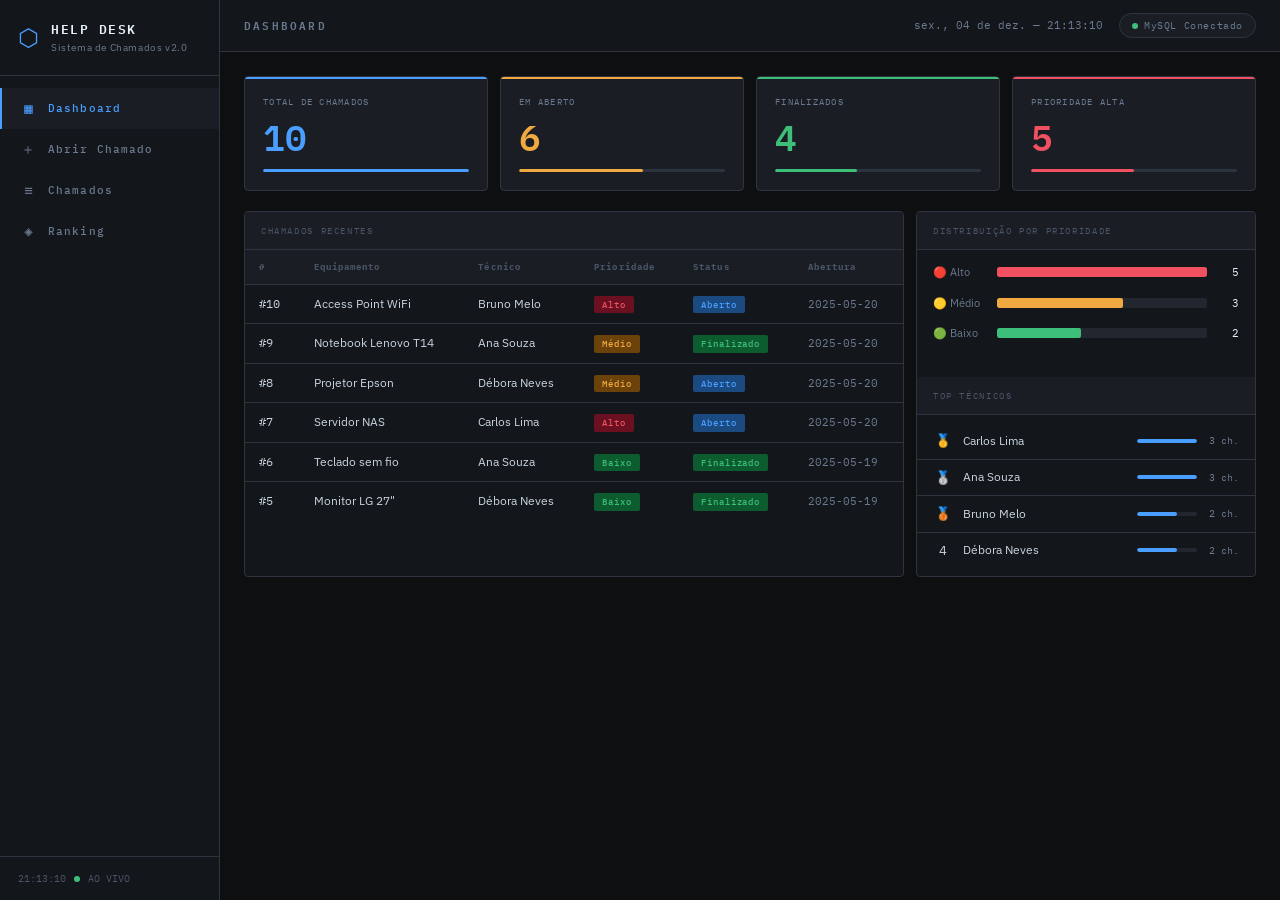
<file: History/2026-06-03_ATIVIDADES DO OUTRO LUCAS/Dashboard/Dashboard/index.html>
<!DOCTYPE html>
<html lang="pt-BR">
<head>
<meta charset="UTF-8"/>
<meta name="viewport" content="width=device-width,initial-scale=1"/>
<title>Help Desk — Sistema de Chamados</title>
<link rel="stylesheet" href="style.css"/>
<link rel="preconnect" href="https://fonts.googleapis.com"/>
<link href="https://fonts.googleapis.com/css2?family=IBM+Plex+Mono:wght@400;500;600&family=IBM+Plex+Sans:wght@300;400;500;600&display=swap" rel="stylesheet"/>
</head>
<body>

<!-- ═══════════════════ SIDEBAR ═══════════════════ -->
<aside class="sidebar">
  <div class="brand">
    <span class="brand-icon">⬡</span>
    <div>
      <div class="brand-name">HELP DESK</div>
      <div class="brand-sub">Sistema de Chamados v2.0</div>
    </div>
  </div>

  <nav class="nav">
    <a class="nav-item active" data-page="dashboard" onclick="showPage('dashboard')">
      <span class="nav-icon">▦</span> Dashboard
    </a>
    <a class="nav-item" data-page="abrir" onclick="showPage('abrir')">
      <span class="nav-icon">＋</span> Abrir Chamado
    </a>
    <a class="nav-item" data-page="chamados" onclick="showPage('chamados')">
      <span class="nav-icon">≡</span> Chamados
    </a>
    <a class="nav-item" data-page="ranking" onclick="showPage('ranking')">
      <span class="nav-icon">◈</span> Ranking
    </a>
  </nav>

  <div class="sidebar-footer">
    <span id="clock-side"></span>
    <span class="dot-live"></span> AO VIVO
  </div>
</aside>

<!-- ═══════════════════ MAIN ═══════════════════ -->
<main class="main">

  <!-- TOP BAR -->
  <header class="topbar">
    <div class="topbar-left">
      <span class="page-label" id="page-label">DASHBOARD</span>
    </div>
    <div class="topbar-right">
      <span id="clock-top"></span>
      <div class="status-pill">
        <span class="status-dot"></span> MySQL Conectado
      </div>
    </div>
  </header>

  <!-- ─── PAGE: DASHBOARD ─── -->
  <section class="page active" id="page-dashboard">
    <div class="metrics-grid">
      <div class="metric-card accent-blue">
        <div class="metric-label">TOTAL DE CHAMADOS</div>
        <div class="metric-value" id="m-total">—</div>
        <div class="metric-bar"><div class="metric-bar-fill" style="width:100%"></div></div>
      </div>
      <div class="metric-card accent-amber">
        <div class="metric-label">EM ABERTO</div>
        <div class="metric-value" id="m-open">—</div>
        <div class="metric-bar"><div id="bar-open" class="metric-bar-fill"></div></div>
      </div>
      <div class="metric-card accent-green">
        <div class="metric-label">FINALIZADOS</div>
        <div class="metric-value" id="m-done">—</div>
        <div class="metric-bar"><div id="bar-done" class="metric-bar-fill"></div></div>
      </div>
      <div class="metric-card accent-coral">
        <div class="metric-label">PRIORIDADE ALTA</div>
        <div class="metric-value" id="m-high">—</div>
        <div class="metric-bar"><div id="bar-high" class="metric-bar-fill"></div></div>
      </div>
    </div>

    <div class="dash-grid">
      <div class="panel">
        <div class="panel-head">CHAMADOS RECENTES</div>
        <table class="data-table">
          <thead><tr><th>#</th><th>Equipamento</th><th>Técnico</th><th>Prioridade</th><th>Status</th><th>Abertura</th></tr></thead>
          <tbody id="tbl-recent"></tbody>
        </table>
      </div>

      <div class="panel" style="min-width:0">
        <div class="panel-head">DISTRIBUIÇÃO POR PRIORIDADE</div>
        <div class="prio-chart" id="prio-chart"></div>

        <div class="panel-head" style="margin-top:1.5rem">TOP TÉCNICOS</div>
        <div id="rank-mini"></div>
      </div>
    </div>
  </section>

  <!-- ─── PAGE: ABRIR CHAMADO ─── -->
  <section class="page" id="page-abrir">
    <div class="form-wrap">
      <div class="panel">
        <div class="panel-head">NOVO CHAMADO</div>
        <form class="hd-form" onsubmit="abrirChamado(event)">
          <div class="field">
            <label>EQUIPAMENTO</label>
            <input type="text" id="f-equip" placeholder="Ex: Notebook Dell XPS 15" required/>
          </div>
          <div class="field">
            <label>PROBLEMA IDENTIFICADO</label>
            <textarea id="f-problema" rows="4" placeholder="Descreva o problema em detalhes..." required></textarea>
          </div>
          <div class="field-row">
            <div class="field">
              <label>PRIORIDADE</label>
              <select id="f-prio" required>
                <option value="">Selecione...</option>
                <option value="1">🔴 Alto</option>
                <option value="2">🟡 Médio</option>
                <option value="3">🟢 Baixo</option>
              </select>
            </div>
            <div class="field">
              <label>TÉCNICO RESPONSÁVEL</label>
              <input type="text" id="f-tec" placeholder="Nome completo" required/>
            </div>
          </div>
          <button type="submit" class="btn-primary">ABRIR CHAMADO →</button>
        </form>
      </div>

      <div class="panel" id="confirm-box" style="display:none">
        <div class="panel-head">CHAMADO REGISTRADO</div>
        <div class="confirm-content" id="confirm-content"></div>
      </div>
    </div>
  </section>

  <!-- ─── PAGE: CHAMADOS ─── -->
  <section class="page" id="page-chamados">
    <div class="filter-bar">
      <div class="filter-group">
        <label>STATUS</label>
        <select id="flt-status" onchange="renderChamados()">
          <option value="">Todos</option>
          <option value="Aberto">Aberto</option>
          <option value="Finalizado">Finalizado</option>
        </select>
      </div>
      <div class="filter-group">
        <label>PRIORIDADE</label>
        <select id="flt-prio" onchange="renderChamados()">
          <option value="">Todas</option>
          <option value="1">🔴 Alto</option>
          <option value="2">🟡 Médio</option>
          <option value="3">🟢 Baixo</option>
        </select>
      </div>
      <div class="filter-group" style="flex:1">
        <label>BUSCAR</label>
        <input type="text" id="flt-search" placeholder="Equipamento, técnico..." oninput="renderChamados()"/>
      </div>
    </div>

    <div class="panel">
      <table class="data-table full">
        <thead><tr>
          <th>#</th><th>Equipamento</th><th>Problema</th>
          <th>Técnico</th><th>Prioridade</th><th>Status</th>
          <th>Abertura</th><th>Fechamento</th><th></th>
        </tr></thead>
        <tbody id="tbl-chamados"></tbody>
      </table>
    </div>
  </section>

  <!-- ─── PAGE: RANKING ─── -->
  <section class="page" id="page-ranking">
    <div class="panel">
      <div class="panel-head">RANKING COMPLETO DE TÉCNICOS</div>
      <div id="rank-full"></div>
    </div>
  </section>

</main>

<!-- ═══════════════════ MODAL FINALIZAR ═══════════════════ -->
<div class="modal-overlay" id="modal" onclick="closeModal()">
  <div class="modal" onclick="event.stopPropagation()">
    <div class="modal-head">FINALIZAR CHAMADO <button class="modal-close" onclick="closeModal()">✕</button></div>
    <div class="modal-body" id="modal-body"></div>
    <div class="modal-foot">
      <button class="btn-ghost" onclick="closeModal()">CANCELAR</button>
      <button class="btn-danger" id="btn-confirm-fin">CONFIRMAR →</button>
    </div>
  </div>
</div>

<script src="dashboard.js"></script>
</body>
</html>
</file>
<file: History/2026-06-03_ATIVIDADES DO OUTRO LUCAS/Dashboard/Dashboard/style.css>
/* ════════════════════════════════════════
   HELP DESK — Industrial Dark Theme
   Font: IBM Plex Mono + IBM Plex Sans
   ════════════════════════════════════════ */

*, *::before, *::after { box-sizing: border-box; margin: 0; padding: 0; }

:root {
  --bg0:   #0d0f11;
  --bg1:   #13161a;
  --bg2:   #1a1e24;
  --bg3:   #22272f;
  --bg4:   #2c3340;
  --line:  #2e3540;
  --muted: #4a5568;
  --dim:   #6b7a90;
  --text:  #c8d4e0;
  --hi:    #e8f0f8;

  --blue:  #4a9eff;
  --blue2: #1a4a80;
  --amber: #f0a940;
  --amber2:#6b420a;
  --green: #3dbf7a;
  --green2:#0d5c30;
  --coral: #f05060;
  --coral2:#6b1020;
  --cyan:  #20d0d0;

  --font-mono: 'IBM Plex Mono', monospace;
  --font-sans: 'IBM Plex Sans', sans-serif;

  --radius: 4px;
  --sidebar-w: 220px;
}

html, body {
  height: 100%; background: var(--bg0);
  color: var(--text); font-family: var(--font-sans);
  font-size: 14px; line-height: 1.5;
}

/* ── LAYOUT ─────────────────────────────── */
body { display: flex; }

.sidebar {
  width: var(--sidebar-w);
  background: var(--bg1);
  border-right: 1px solid var(--line);
  display: flex; flex-direction: column;
  flex-shrink: 0; position: fixed;
  top: 0; left: 0; height: 100vh; z-index: 10;
}

.main {
  margin-left: var(--sidebar-w);
  flex: 1; display: flex; flex-direction: column;
  min-height: 100vh; overflow-x: hidden;
}

/* ── BRAND ──────────────────────────────── */
.brand {
  display: flex; align-items: center; gap: 12px;
  padding: 20px 18px;
  border-bottom: 1px solid var(--line);
}
.brand-icon {
  font-size: 24px; color: var(--blue);
  line-height: 1;
}
.brand-name {
  font-family: var(--font-mono);
  font-size: 13px; font-weight: 600;
  letter-spacing: .12em; color: var(--hi);
}
.brand-sub {
  font-size: 10px; color: var(--dim);
  letter-spacing: .06em;
}

/* ── NAV ────────────────────────────────── */
.nav { flex: 1; padding: 12px 0; }

.nav-item {
  display: flex; align-items: center; gap: 10px;
  padding: 10px 18px;
  font-family: var(--font-mono); font-size: 11px;
  font-weight: 500; letter-spacing: .1em;
  color: var(--dim); cursor: pointer;
  border-left: 2px solid transparent;
  text-decoration: none;
  transition: color .15s, background .15s, border-color .15s;
}
.nav-item:hover { color: var(--text); background: var(--bg2); }
.nav-item.active {
  color: var(--blue); background: var(--bg2);
  border-left-color: var(--blue);
}
.nav-icon { font-size: 14px; width: 18px; text-align: center; }

.sidebar-footer {
  padding: 14px 18px;
  border-top: 1px solid var(--line);
  font-family: var(--font-mono); font-size: 10px;
  color: var(--muted); display: flex;
  align-items: center; gap: 8px;
}
.dot-live {
  width: 6px; height: 6px; border-radius: 50%;
  background: var(--green);
  animation: blink 2s infinite;
}
@keyframes blink {
  0%,100%{opacity:1} 50%{opacity:.3}
}

/* ── TOPBAR ─────────────────────────────── */
.topbar {
  height: 52px;
  background: var(--bg1);
  border-bottom: 1px solid var(--line);
  display: flex; align-items: center;
  justify-content: space-between;
  padding: 0 24px;
  position: sticky; top: 0; z-index: 5;
}
.page-label {
  font-family: var(--font-mono);
  font-size: 11px; font-weight: 600;
  letter-spacing: .2em; color: var(--dim);
}
.topbar-right {
  display: flex; align-items: center; gap: 16px;
  font-family: var(--font-mono); font-size: 11px;
  color: var(--dim);
}
.status-pill {
  display: flex; align-items: center; gap: 6px;
  background: var(--bg2);
  border: 1px solid var(--line);
  border-radius: 20px; padding: 4px 12px;
  font-size: 10px; letter-spacing: .06em;
}
.status-dot {
  width: 6px; height: 6px; border-radius: 50%;
  background: var(--green);
}

/* ── PAGES ──────────────────────────────── */
.page { display: none; padding: 24px; animation: fadein .2s ease; }
.page.active { display: block; }
@keyframes fadein { from{opacity:0;transform:translateY(6px)} to{opacity:1;transform:none} }

/* ── METRICS GRID ───────────────────────── */
.metrics-grid {
  display: grid;
  grid-template-columns: repeat(4, 1fr);
  gap: 12px; margin-bottom: 20px;
}
.metric-card {
  background: var(--bg2);
  border: 1px solid var(--line);
  border-radius: var(--radius);
  padding: 18px; position: relative;
  overflow: hidden;
}
.metric-card::before {
  content: ''; position: absolute;
  top: 0; left: 0; right: 0; height: 2px;
}
.metric-card.accent-blue::before  { background: var(--blue); }
.metric-card.accent-amber::before { background: var(--amber); }
.metric-card.accent-green::before { background: var(--green); }
.metric-card.accent-coral::before { background: var(--coral); }

.metric-label {
  font-family: var(--font-mono);
  font-size: 9px; letter-spacing: .14em;
  color: var(--dim); margin-bottom: 10px;
}
.metric-value {
  font-family: var(--font-mono);
  font-size: 36px; font-weight: 600;
  color: var(--hi); line-height: 1;
  margin-bottom: 14px;
}
.accent-blue  .metric-value { color: var(--blue); }
.accent-amber .metric-value { color: var(--amber); }
.accent-green .metric-value { color: var(--green); }
.accent-coral .metric-value { color: var(--coral); }

.metric-bar {
  height: 3px; background: var(--bg4);
  border-radius: 2px; overflow: hidden;
}
.metric-bar-fill {
  height: 100%; border-radius: 2px;
  transition: width .6s ease;
}
.accent-blue  .metric-bar-fill { background: var(--blue); }
.accent-amber .metric-bar-fill { background: var(--amber); }
.accent-green .metric-bar-fill { background: var(--green); }
.accent-coral .metric-bar-fill { background: var(--coral); }

/* ── DASH GRID ──────────────────────────── */
.dash-grid {
  display: grid;
  grid-template-columns: 1fr 340px;
  gap: 12px;
}

/* ── PANEL ──────────────────────────────── */
.panel {
  background: var(--bg1);
  border: 1px solid var(--line);
  border-radius: var(--radius);
  overflow: hidden;
}
.panel-head {
  font-family: var(--font-mono);
  font-size: 9px; letter-spacing: .18em;
  color: var(--muted); padding: 12px 16px;
  border-bottom: 1px solid var(--line);
  background: var(--bg2);
}

/* ── DATA TABLE ─────────────────────────── */
.data-table {
  width: 100%; border-collapse: collapse;
  font-size: 12px;
}
.data-table th {
  font-family: var(--font-mono);
  font-size: 9px; letter-spacing: .12em;
  color: var(--muted); text-align: left;
  padding: 10px 14px;
  border-bottom: 1px solid var(--line);
  background: var(--bg2);
}
.data-table td {
  padding: 10px 14px;
  border-bottom: 1px solid var(--line);
  color: var(--text);
}
.data-table tbody tr:last-child td { border-bottom: none; }
.data-table tbody tr:hover td { background: var(--bg2); }
.data-table.full { font-size: 12px; }
.data-table td.mono { font-family: var(--font-mono); }

/* ── BADGES ─────────────────────────────── */
.badge {
  display: inline-block; padding: 2px 8px;
  border-radius: 2px;
  font-family: var(--font-mono);
  font-size: 9px; letter-spacing: .1em;
  font-weight: 500;
}
.badge-open     { background: var(--blue2);  color: var(--blue); }
.badge-done     { background: var(--green2); color: var(--green); }
.badge-high     { background: var(--coral2); color: var(--coral); }
.badge-med      { background: var(--amber2); color: var(--amber); }
.badge-low      { background: var(--green2); color: var(--green); }

/* ── PRIO CHART ─────────────────────────── */
.prio-chart { padding: 14px 16px; }
.prio-row {
  display: flex; align-items: center;
  gap: 10px; margin-bottom: 14px; font-size: 12px;
}
.prio-row:last-child { margin-bottom: 0; }
.prio-name { width: 54px; color: var(--dim); font-size: 11px; }
.prio-track {
  flex: 1; height: 10px; background: var(--bg3);
  border-radius: 2px; overflow: hidden;
}
.prio-fill { height: 100%; border-radius: 2px; transition: width .5s ease; }
.fill-high  { background: var(--coral); }
.fill-med   { background: var(--amber); }
.fill-low   { background: var(--green); }
.prio-count {
  font-family: var(--font-mono);
  font-size: 11px; min-width: 22px;
  text-align: right; color: var(--hi);
}

/* ── RANK MINI ──────────────────────────── */
#rank-mini { padding: 8px 0; }
.rank-row-mini {
  display: flex; align-items: center;
  gap: 10px; padding: 8px 16px;
  border-bottom: 1px solid var(--line);
  font-size: 12px;
}
.rank-row-mini:last-child { border-bottom: none; }
.rank-medal { width: 20px; text-align: center; font-size: 13px; }
.rank-name-mini { flex: 1; }
.rank-bar-mini {
  width: 60px; height: 4px;
  background: var(--bg3); border-radius: 2px; overflow: hidden;
}
.rank-fill-mini { height: 100%; background: var(--blue); border-radius: 2px; }
.rank-count-mini {
  font-family: var(--font-mono);
  font-size: 10px; color: var(--dim);
  min-width: 32px; text-align: right;
}

/* ── RANK FULL ──────────────────────────── */
.rank-full-row {
  display: flex; align-items: center;
  gap: 14px; padding: 14px 20px;
  border-bottom: 1px solid var(--line);
}
.rank-full-row:last-child { border-bottom: none; }
.rank-full-pos {
  font-family: var(--font-mono);
  font-size: 22px; font-weight: 600;
  color: var(--muted); width: 36px;
}
.rank-full-pos.gold   { color: #f0c040; }
.rank-full-pos.silver { color: #a0b0c0; }
.rank-full-pos.bronze { color: #c08050; }
.rank-full-avatar {
  width: 38px; height: 38px; border-radius: 2px;
  background: var(--blue2);
  display: flex; align-items: center; justify-content: center;
  font-family: var(--font-mono); font-size: 12px;
  color: var(--blue); font-weight: 600; flex-shrink: 0;
}
.rank-full-name { flex: 1; font-size: 13px; color: var(--hi); }
.rank-full-bar {
  flex: 2; height: 6px; background: var(--bg3);
  border-radius: 2px; overflow: hidden;
}
.rank-full-fill { height: 100%; background: var(--blue); border-radius: 2px; transition: width .5s; }
.rank-full-count {
  font-family: var(--font-mono); font-size: 20px;
  font-weight: 600; color: var(--blue);
  min-width: 40px; text-align: right;
}

/* ── FORM ───────────────────────────────── */
.form-wrap {
  display: grid;
  grid-template-columns: 1fr 380px;
  gap: 12px; align-items: start;
}
.hd-form { padding: 20px; display: flex; flex-direction: column; gap: 18px; }
.field { display: flex; flex-direction: column; gap: 6px; }
.field-row { display: grid; grid-template-columns: 1fr 1fr; gap: 14px; }
.field label {
  font-family: var(--font-mono);
  font-size: 9px; letter-spacing: .16em;
  color: var(--dim);
}
.field input,
.field textarea,
.field select {
  background: var(--bg2);
  border: 1px solid var(--line);
  border-radius: var(--radius);
  color: var(--text); font-family: var(--font-sans);
  font-size: 13px; padding: 10px 12px;
  outline: none; resize: vertical;
  transition: border-color .15s;
}
.field input:focus,
.field textarea:focus,
.field select:focus {
  border-color: var(--blue);
}
.field input::placeholder,
.field textarea::placeholder { color: var(--muted); }
.field select option { background: var(--bg2); }

.btn-primary {
  background: var(--blue);
  border: none; border-radius: var(--radius);
  color: #000; font-family: var(--font-mono);
  font-size: 11px; font-weight: 600;
  letter-spacing: .12em; padding: 12px 20px;
  cursor: pointer; align-self: flex-start;
  transition: opacity .15s;
}
.btn-primary:hover { opacity: .85; }

/* confirm box */
.confirm-content { padding: 20px; }
.confirm-line {
  display: flex; gap: 10px;
  padding: 10px 0; border-bottom: 1px solid var(--line);
  font-size: 12px;
}
.confirm-line:last-child { border-bottom: none; }
.confirm-key {
  font-family: var(--font-mono);
  font-size: 9px; letter-spacing: .12em;
  color: var(--dim); min-width: 90px; padding-top: 2px;
}
.confirm-val { color: var(--hi); }
.confirm-id {
  font-family: var(--font-mono);
  font-size: 28px; font-weight: 600;
  color: var(--green); margin-bottom: 16px;
}

/* ── FILTERS ────────────────────────────── */
.filter-bar {
  display: flex; gap: 12px; margin-bottom: 12px; align-items: flex-end;
}
.filter-group { display: flex; flex-direction: column; gap: 5px; }
.filter-group label {
  font-family: var(--font-mono); font-size: 9px;
  letter-spacing: .14em; color: var(--dim);
}
.filter-group select,
.filter-group input {
  background: var(--bg1); border: 1px solid var(--line);
  border-radius: var(--radius); color: var(--text);
  font-size: 12px; padding: 7px 10px; outline: none;
  font-family: var(--font-sans);
}
.filter-group select:focus,
.filter-group input:focus { border-color: var(--blue); }

/* ── MODAL ──────────────────────────────── */
.modal-overlay {
  position: fixed; inset: 0;
  background: rgba(0,0,0,.7);
  display: none; align-items: center;
  justify-content: center; z-index: 100;
}
.modal-overlay.open { display: flex; }
.modal {
  background: var(--bg1);
  border: 1px solid var(--line);
  border-radius: var(--radius);
  width: 420px; overflow: hidden;
  animation: fadein .2s;
}
.modal-head {
  display: flex; align-items: center;
  justify-content: space-between;
  padding: 14px 18px;
  border-bottom: 1px solid var(--line);
  background: var(--bg2);
  font-family: var(--font-mono);
  font-size: 10px; letter-spacing: .16em; color: var(--dim);
}
.modal-close {
  background: none; border: none;
  color: var(--dim); cursor: pointer; font-size: 14px;
}
.modal-body { padding: 20px; }
.modal-foot {
  display: flex; justify-content: flex-end; gap: 10px;
  padding: 14px 18px; border-top: 1px solid var(--line);
  background: var(--bg2);
}
.btn-ghost {
  background: none; border: 1px solid var(--line);
  border-radius: var(--radius); color: var(--dim);
  font-family: var(--font-mono); font-size: 10px;
  letter-spacing: .1em; padding: 8px 16px; cursor: pointer;
}
.btn-ghost:hover { border-color: var(--dim); color: var(--text); }
.btn-danger {
  background: var(--coral2); border: 1px solid var(--coral);
  border-radius: var(--radius); color: var(--coral);
  font-family: var(--font-mono); font-size: 10px;
  letter-spacing: .1em; padding: 8px 16px; cursor: pointer;
}
.btn-danger:hover { background: var(--coral); color: #000; }

.btn-fin {
  background: none; border: 1px solid var(--line);
  border-radius: 2px; color: var(--dim);
  font-family: var(--font-mono); font-size: 9px;
  letter-spacing: .08em; padding: 4px 10px; cursor: pointer;
}
.btn-fin:hover { border-color: var(--coral); color: var(--coral); }

/* ── EMPTY STATE ────────────────────────── */
.empty {
  text-align: center; padding: 40px 20px;
  color: var(--muted); font-size: 12px;
  font-family: var(--font-mono); letter-spacing: .1em;
}

/* ── SCROLLBAR ──────────────────────────── */
::-webkit-scrollbar { width: 6px; }
::-webkit-scrollbar-track { background: var(--bg0); }
::-webkit-scrollbar-thumb { background: var(--bg4); border-radius: 3px; }
</file>
